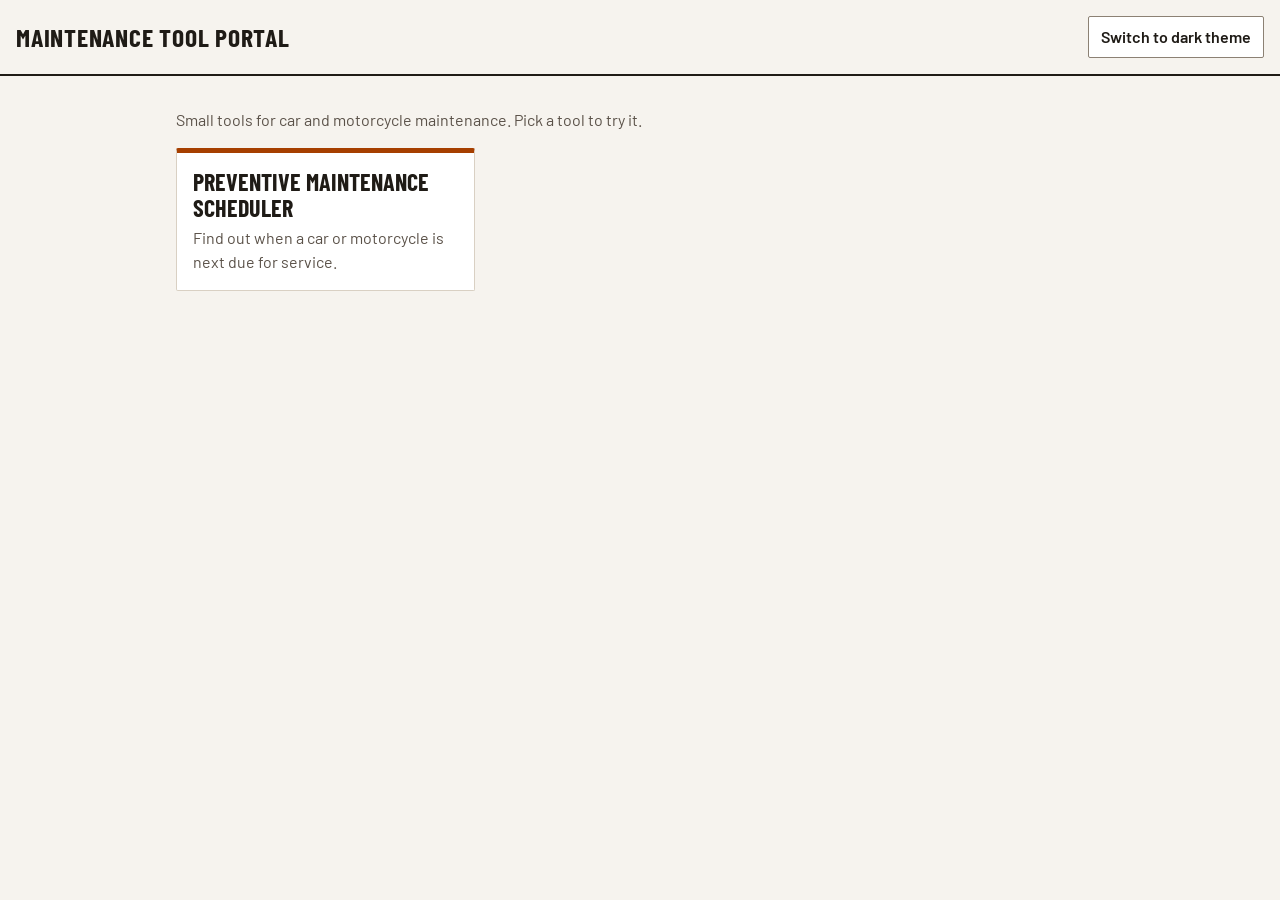
<file: index.html>
<!DOCTYPE html>
<html lang="en" data-theme="light">
<head>
  <meta charset="utf-8">
  <meta name="viewport" content="width=device-width, initial-scale=1">
  <title>Maintenance Tool Portal</title>
  <link rel="preconnect" href="https://fonts.googleapis.com">
  <link rel="stylesheet" href="https://fonts.googleapis.com/css2?family=Barlow:wght@400;600&family=Barlow+Condensed:wght@600;700&display=swap">
  <link rel="stylesheet" href="css/style.css">
  <script src="js/theme.js"></script>
</head>
<body>
  <header class="site-header">
    <h1>Maintenance Tool Portal</h1>
    <button type="button" id="theme-toggle">Switch to dark theme</button>
  </header>

  <main>
    <p class="intro">Small tools for car and motorcycle maintenance. Pick a tool to try it.</p>

    <ul class="tool-grid">
      <li>
        <a class="tool-card" href="tools/maintenance.html">
          <h2>Preventive Maintenance Scheduler</h2>
          <p>Find out when a car or motorcycle is next due for service.</p>
        </a>
      </li>
    </ul>
  </main>
</body>
</html>
</file>
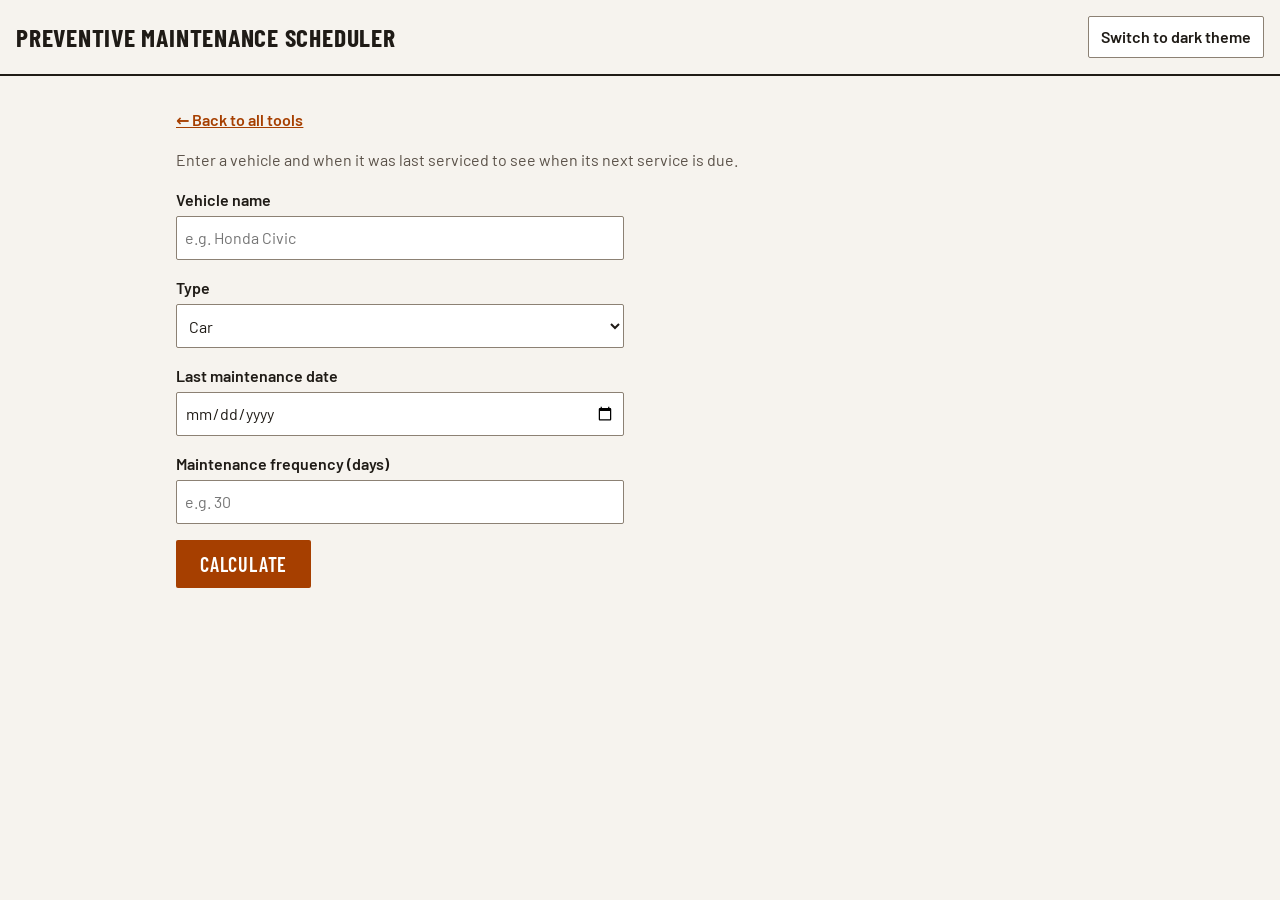
<file: tools/maintenance.html>
<!DOCTYPE html>
<html lang="en" data-theme="light">
<head>
  <meta charset="utf-8">
  <meta name="viewport" content="width=device-width, initial-scale=1">
  <title>Preventive Maintenance Scheduler — Maintenance Tool Portal</title>
  <link rel="preconnect" href="https://fonts.googleapis.com">
  <link rel="stylesheet" href="https://fonts.googleapis.com/css2?family=Barlow:wght@400;600&family=Barlow+Condensed:wght@600;700&display=swap">
  <link rel="stylesheet" href="../css/style.css">
  <script src="../js/theme.js"></script>
</head>
<body>
  <header class="site-header">
    <h1>Preventive Maintenance Scheduler</h1>
    <button type="button" id="theme-toggle">Switch to dark theme</button>
  </header>

  <main>
    <p><a href="../index.html">&larr; Back to all tools</a></p>
    <p class="intro">Enter a vehicle and when it was last serviced to see when its next service is due.</p>

    <form id="scheduler-form" class="tool-form" novalidate>
      <div class="field">
        <label for="vehicle-name">Vehicle name</label>
        <input type="text" id="vehicle-name" name="vehicle-name" placeholder="e.g. Honda Civic">
      </div>

      <div class="field">
        <label for="vehicle-type">Type</label>
        <select id="vehicle-type" name="vehicle-type">
          <option value="Car">Car</option>
          <option value="Motorcycle">Motorcycle</option>
        </select>
      </div>

      <div class="field">
        <label for="last-date">Last maintenance date</label>
        <input type="date" id="last-date" name="last-date">
      </div>

      <div class="field">
        <label for="frequency">Maintenance frequency (days)</label>
        <input type="number" id="frequency" name="frequency" min="1" step="1" inputmode="numeric" placeholder="e.g. 30">
      </div>

      <button type="submit">Calculate</button>
    </form>

    <div id="result" class="result" aria-live="polite"></div>
  </main>

  <script src="../js/maintenance.js"></script>
</body>
</html>
</file>
<file: css/style.css>
/* Workshop design: warm off-white, burnt orange accent, condensed uppercase headings.
   Colours live in variables so the theme can swap them. */
:root {
  --bg: #f6f3ee;
  --card: #ffffff;
  --text: #1f1b16;
  --muted: #5a5148;
  --accent: #a63f00;
  --onacc: #ffffff;
  --border: #d9d0c3;
  --field: #8c8174;
  --link: #a63f00;
  --ok: #2f6b2f;
  --soon: #8a5a00;
  --over: #b3261e;

  --font-heading: "Barlow Condensed", "Arial Narrow", sans-serif;
  --font-body: "Barlow", system-ui, sans-serif;
}

:root[data-theme="dark"] {
  --bg: #1a1714;
  --card: #25201b;
  --text: #f2ece4;
  --muted: #c2b8aa;
  --accent: #ff9a4d;
  --onacc: #1a1714;
  --border: #4a4137;
  --field: #8a7f72;
  --link: #ff9a4d;
  --ok: #7fcf7f;
  --soon: #f0c14b;
  --over: #ff8a80;
}

* {
  box-sizing: border-box;
}

body {
  margin: 0;
  background: var(--bg);
  color: var(--text);
  font-family: var(--font-body);
  line-height: 1.5;
}

h1,
h2,
h3 {
  font-family: var(--font-heading);
  font-weight: 700;
  text-transform: uppercase;
  line-height: 1.1;
}

a {
  color: var(--link);
  font-weight: 600;
}

.site-header {
  display: flex;
  flex-wrap: wrap;
  align-items: center;
  justify-content: space-between;
  gap: 0.75rem;
  padding: 1rem;
  border-bottom: 2px solid var(--text);
}

.site-header h1 {
  margin: 0;
  font-size: 1.6rem;
  letter-spacing: 0.03em;
}

main {
  max-width: 60rem;
  margin: 0 auto;
  padding: 1rem;
}

.intro {
  color: var(--muted);
}

button {
  font: inherit;
  font-weight: 600;
  color: var(--text);
  background: var(--card);
  border: 1.5px solid var(--field);
  border-radius: 2px;
  padding: 0.5rem 0.75rem;
  cursor: pointer;
}

/* The main action button (Calculate) uses the accent colour. */
button[type="submit"] {
  font-family: var(--font-heading);
  font-size: 1.25rem;
  text-transform: uppercase;
  letter-spacing: 0.04em;
  color: var(--onacc);
  background: var(--accent);
  border: 0;
  min-height: 3rem;
  padding: 0 1.5rem;
}

/* One column on phones, more columns as the screen gets wider. */
.tool-grid {
  display: grid;
  grid-template-columns: 1fr;
  gap: 1rem;
  padding: 0;
  list-style: none;
}

.tool-card {
  display: block;
  height: 100%;
  padding: 1rem;
  background: var(--card);
  border: 1px solid var(--border);
  border-top: 5px solid var(--accent);
  border-radius: 2px;
  color: var(--text);
  text-decoration: none;
}

.tool-card:hover,
.tool-card:focus-visible {
  border-color: var(--accent);
}

.tool-card h2 {
  margin: 0 0 0.25rem;
  font-size: 1.5rem;
}

.tool-card p {
  margin: 0;
  font-weight: 400;
  color: var(--muted);
}

@media (min-width: 600px) {
  .tool-grid {
    grid-template-columns: repeat(2, 1fr);
  }
}

@media (min-width: 900px) {
  .tool-grid {
    grid-template-columns: repeat(3, 1fr);
  }
}

/* Tool form and result */
.tool-form {
  max-width: 28rem;
}

.field {
  margin-bottom: 1rem;
}

.field label {
  display: block;
  margin-bottom: 0.25rem;
  font-weight: 600;
}

input,
select {
  display: block;
  width: 100%;
  font: inherit;
  color: var(--text);
  background: var(--card);
  border: 1.5px solid var(--field);
  border-radius: 2px;
  padding: 0.5rem;
  min-height: 2.75rem;
}

button:focus-visible,
input:focus-visible,
select:focus-visible,
a:focus-visible {
  outline: 2px solid var(--accent);
  outline-offset: 2px;
}

.result {
  max-width: 28rem;
  margin-top: 1.5rem;
}

.result:not(:empty) {
  padding: 1rem;
  background: var(--card);
  border: 1px solid var(--border);
  border-radius: 2px;
}

.result h2 {
  margin: 0 0 0.5rem;
  font-size: 1.4rem;
}

.result dl {
  margin: 0;
}

.result dt {
  color: var(--muted);
}

.result dd {
  margin: 0 0 0.5rem;
  font-weight: 600;
}

.status {
  display: inline-flex;
  align-items: center;
  gap: 0.5rem;
  padding: 0.125rem 0.625rem;
  border: 2px solid currentColor;
  border-radius: 2px;
}

.status svg {
  fill: currentColor;
}

.status-ok {
  border-color: var(--ok);
}

.status-soon {
  border-color: var(--soon);
}

.status-over {
  border-color: var(--over);
}

.status-ok svg {
  fill: var(--ok);
}

.status-soon svg {
  fill: var(--soon);
}

.status-over svg {
  fill: var(--over);
}

.result-error ul {
  margin: 0;
  padding-left: 1.25rem;
}
</file>
